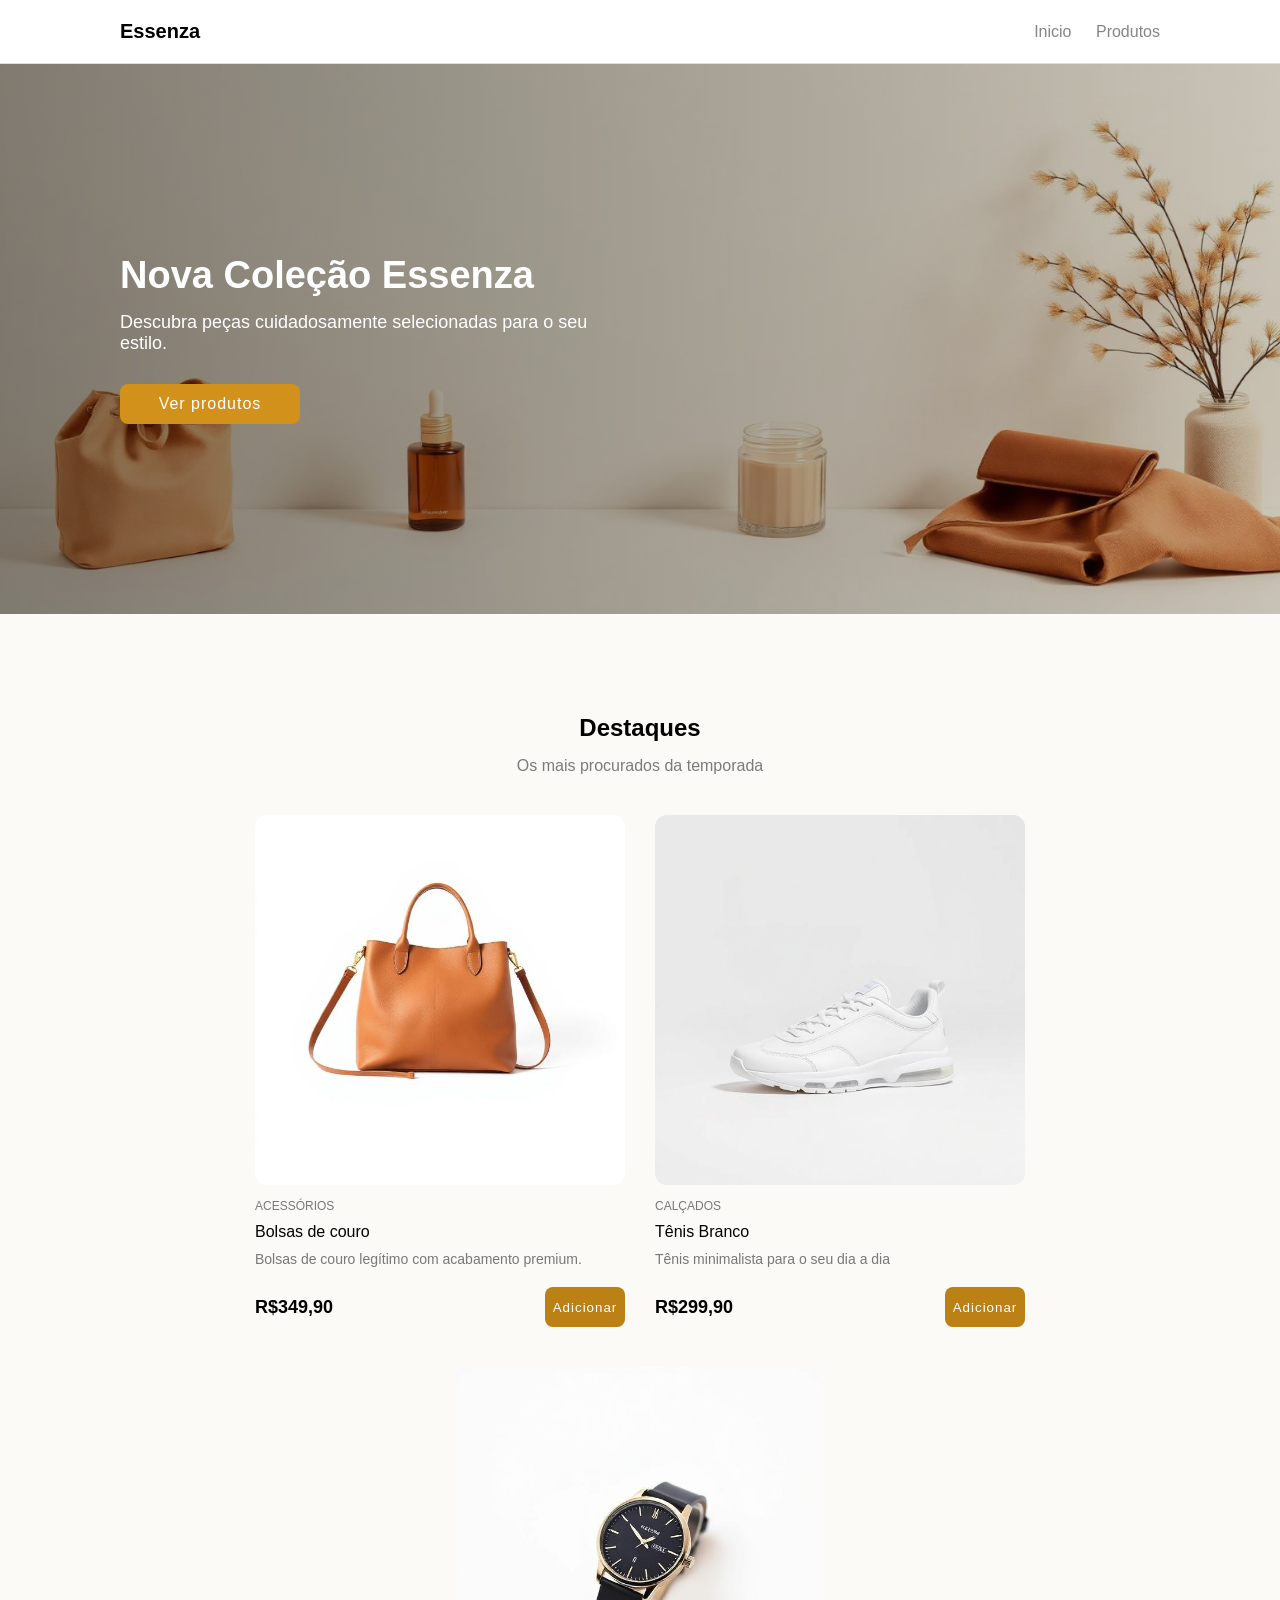
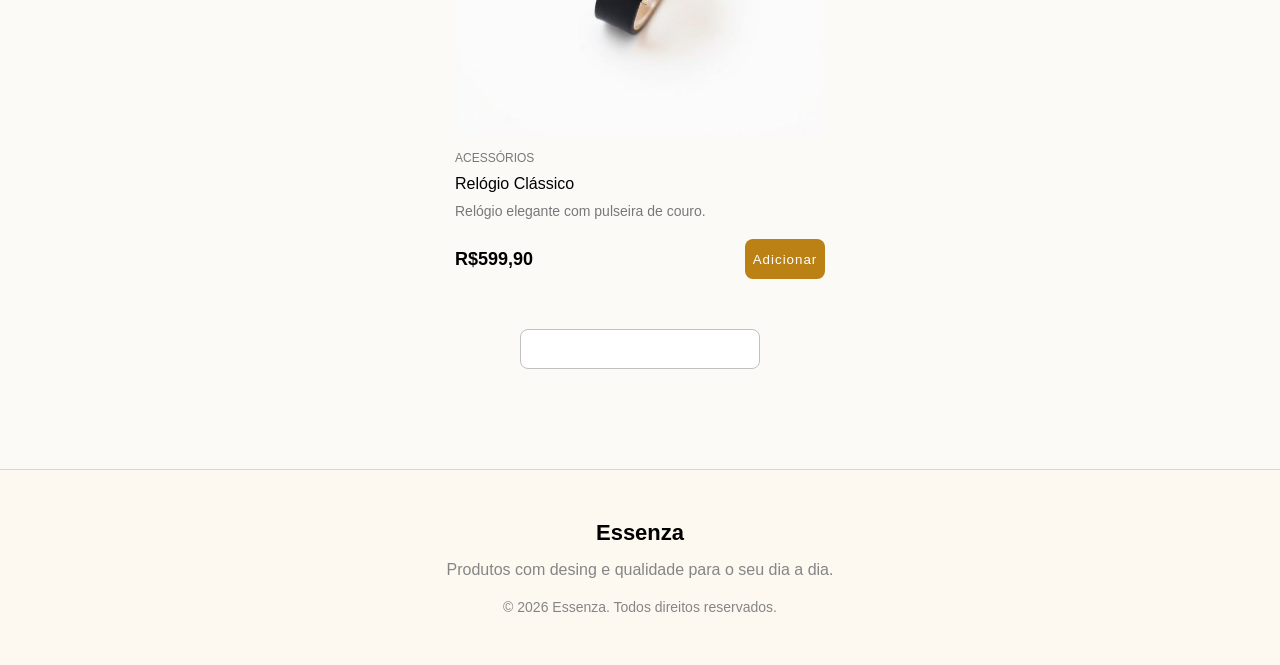
<file: index.html>
<!DOCTYPE html>
<html lang="en">

<head>
    <meta charset="UTF-8">
    <meta name="viewport" content="width=device-width, initial-scale=1.0">
    <title>Essenza</title>
    <link rel="stylesheet" href="./assets/css/style.css">
</head>

<body>
    <header>
        <h2>Essenza</h2>

        <nav>
            <a href="./index.html">Inicio</a>
            <a href="./produtos.html">Produtos</a>
        </nav>
    </header>

    <main>
        <section id="banner">
            <div>
                <h1>Nova Coleção Essenza</h1>
                <p>Descubra peças cuidadosamente selecionadas para o seu <br>estilo.</p>
                <a href="./produtos.html">Ver produtos</a>
            </div>
        </section>
        <section id="destaques">
            <h2>Destaques</h2>

            <p class="subtitulo">Os mais procurados da temporada</p>

            <div class="produtos">
                <div class="card">
                    <img src="./assets/images/bolsa.jpeg" alt="Bolsa de couro">
                    <div class="detalhes">
                        <div class="detalhes-texto">
                            <p class="tag">Acessórios</p>
                            <h3>Bolsas de couro</h3>
                            <p class="descricao">
                                Bolsas de couro legítimo com acabamento premium.
                            </p>
                        </div>
                        <div class="comprar">
                            <p class="preco">R$349,90</p>
                            <button>Adicionar</button>
                        </div>
                    </div>
                </div>
                <div class="card">
                    <img src="./assets/images/tenis.jpeg" alt="Bolsa de couro">
                    <div class="detalhes">
                        <div class="detalhes-texto">
                            <p class="tag">Calçados</p>
                            <h3>Tênis Branco</h3>
                            <p class="descricao">
                                Tênis minimalista para o seu dia a dia
                            </p>
                        </div>
                        <div class="comprar">
                            <p class="preco">R$299,90</p>
                            <button>Adicionar</button>
                        </div>
                    </div>
                </div>
                <div class="card">
                    <img src="./assets/images/relogio.jpeg" alt="Bolsa de couro">
                    <div class="detalhes">
                        <div class="detalhes-texto">
                            <p class="tag">Acessórios</p>
                            <h3>Relógio Clássico</h3>
                            <p class="descricao">
                                Relógio elegante com pulseira de couro.
                            </p>
                        </div>
                        <div class="comprar">
                            <p class="preco">R$599,90</p>
                            <button>Adicionar</button>
                        </div>
                    </div>
                </div>
            </div>
            <a href="./produtos.html" class="cta-ver-todos"></a>
        </section>
    </main>
    <footer>
        <h2>Essenza</h2>
        <p>Produtos com desing e qualidade para o seu dia a dia.</p>
        <p class="copyright">&copy; 2026 Essenza. Todos direitos reservados.</p>
    </footer>
</body>

</html>
</file>
<file: assets/css/style.css>
* {
    margin: 0;
    padding: 0;
    box-sizing: border-box;
}

a {
    text-decoration: none;
}

body {
    font-family: sans-serif;
}

header {
    display: flex;
    justify-content: space-between;
    align-items: center;
    padding: 20px 120px;
    border-bottom: 1px solid rgb(223, 223, 223);
}

header h2 {
    font-size: 20px;
}

header nav a {
    color: #4d4c4cae;
    font-size: 16px;
    transition: .3;
}

header nav a:hover {
    color: rgb(187, 127, 16);
}

header nav a:first-of-type {
    margin-right: 20px;
}

#banner {
    background-image: linear-gradient(to right, rgba(0, 0, 0, 0.474), rgba(0, 0, 0, 0.205)), url('../images/banner.jpeg');
    background-repeat: no-repeat;
    background-size: cover;
    height: 550px;
    display: flex;
    align-items: center;
    padding: 0 120px;
}

#banner div {
    color: white;
}

#banner h1 {
    margin-bottom: 15px;
    font-size: 38px;
}

#banner p {
    font-size: 18px;
    margin-bottom: 30px;
}

#banner a {
    display: flex;
    width: 180px;
    height: 40px;
    justify-content: center;
    align-items: center;
    border-radius: 8px;
    color: white;
    letter-spacing: 1px;
    background-color: rgb(209, 145, 27);
    transition: .3s;
}

#banner a:hover {
    background-color: rgb(148, 101, 12);
}


#destaques {
    text-align: center;
    padding: 100px 120px;
    background-color: rgb(251, 250, 247);
}

#destaques h2 {
    margin-bottom: 15px;
    font-size: 24px;
}

.subtitulo {
    font-size: 16px;
    color: rgb(123, 123, 123);
}

.produtos {
    display: flex;
    text-align: left;
    flex-wrap: wrap;
    gap: 30px;
    justify-content: center;
    margin: 40px 0;
}

.card {
    width: 370px;
    border-radius: 12px;
}

.card img {
    width: 100%;
    border-radius: 12px;
}

.card .detalhes {
    margin: 10px 0;
}

.detalhes .tag {
    text-transform: uppercase;
    color: rgb(121, 119, 119);
    font-size: 12px;
}

.detalhes h3 {
    margin: 10px 0;
    font-weight: 400;
    font-size: 16px;
}

.descricao {
    color: rgb(121, 119, 119);
    font-size: 14px;
}

.comprar {
    margin-top: 20px;
    display: flex;
    justify-content: space-between;
    align-items: center;
}

.comprar p {
    font-size: 18px;
    font-weight: 600;
}

.comprar button {
    width: 80px;
    height: 40px;
    border-radius: 8px;
    color: white;
    letter-spacing: 1px;
    background-color: rgb(187, 129, 21);
    transition: .3s;
    border: none;
    cursor: pointer;
}

.comprar button:hover {
    background-color: rgb(233, 160, 25);
}

.cta-ver-todos {
    display: flex;
    width: 240px;
    height: 40px;
    justify-content: center;
    align-items: center;
    border-radius: 8px;
    letter-spacing: 1px;
    background-color: white;
    color: rgb(15, 15, 15);
    transition: .3s;
    margin: 0 auto;
    font-size: 16px;
    border: 1px solid rgb(192, 192, 192);
}

.cta-ver-todos:hover {
    background-color: rgb(238, 238, 238)
}

footer {
    text-align: center;
    padding: 50px 0;
    border-top: 1px solid rgb(218, 213, 213);
    background-color: rgb(254, 249, 240);
}

footer h2 {
    font-size: 22px;
}

footer p {
    color: rgb(133, 133, 133);
}

footer p:not(.copyright) {
    margin: 15px 0 20px 0;
}

.copyright {
    font-size: 14px;
}

/* Produto */

#main-produto {
    padding: 50px 120px;
}

#main-produto h1 {
    font-size: 32px;
    margin-bottom: 15px;
}

.botoes {
    margin: 40px 0;
}

.tag-produto {
    background-color: white;
    border: 1px solid rgb(215, 215, 215);
    padding: 8px 10px;
    border-radius: 8px;
    cursor: pointer;
}

/* Responsivo */
@media (max-width: 768px) {
    header {
        padding: 20px 10px;
    }

    #banner {
        padding: 0 20px;
    }

    #destaques {
        padding: 100px 10px;
    }

    #main-produto {
        padding: 50px 10px;
    }
}
</file>
